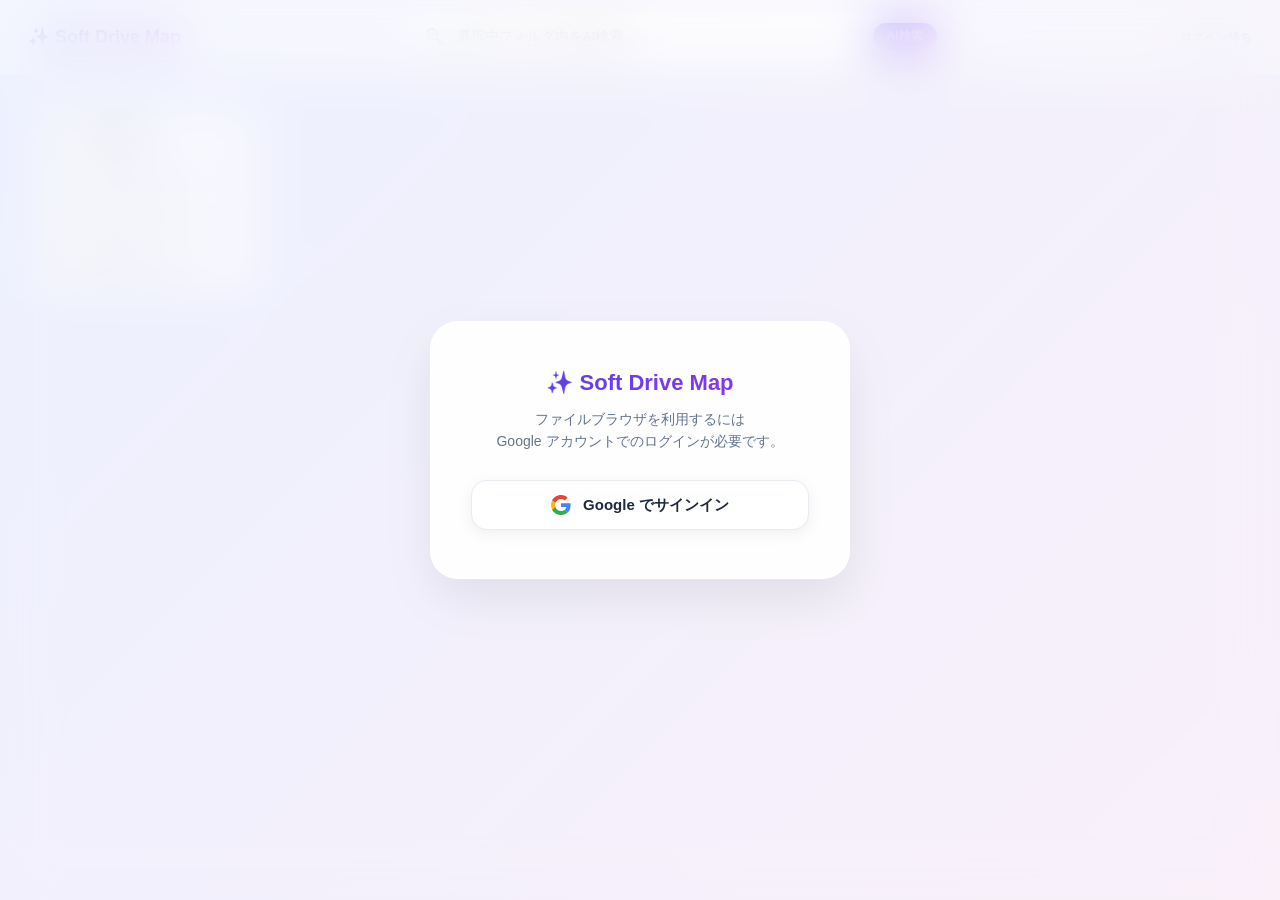
<file: drive_search/drive_search.html>
<!DOCTYPE html>
<html lang="ja">
<head>
  <meta charset="UTF-8">
  <title>Soft Drive Map with Gemini</title>
  <style>
    * { box-sizing: border-box; }

    /* 全体背景：オーロラ風グラデーション */
    body {
      margin: 0;
      padding: 0;
      font-family: -apple-system, BlinkMacSystemFont, "Segoe UI", Roboto, "Helvetica Neue", Arial, sans-serif;
      color: #1e293b;
      height: 100vh;
      display: flex;
      flex-direction: column;
      overflow: hidden;
      background: linear-gradient(-45deg, #e0f2fe, #f3e8ff, #fce7f3, #e0e7ff);
      background-size: 400% 400%;
      animation: aurora 25s ease infinite;
    }

    @keyframes aurora {
      0% { background-position: 0% 50%; }
      50% { background-position: 100% 50%; }
      100% { background-position: 0% 50%; }
    }

    /* 1. 最初に表示する Google ログイン誘導モーダル */
    #login-overlay {
      position: fixed;
      top: 0;
      left: 0;
      width: 100vw;
      height: 100vh;
      background: rgba(255, 255, 255, 0.4);
      backdrop-filter: blur(25px);
      -webkit-backdrop-filter: blur(25px);
      display: flex;
      justify-content: center;
      align-items: center;
      z-index: 9999;
      transition: opacity 0.5s ease, visibility 0.5s ease;
    }

    .login-card {
      background: rgba(255, 255, 255, 0.85);
      backdrop-filter: blur(20px);
      -webkit-backdrop-filter: blur(20px);
      padding: 48px 40px;
      border-radius: 28px;
      border: 1px solid rgba(255, 255, 255, 0.9);
      box-shadow: 0 20px 50px rgba(0, 0, 0, 0.08);
      text-align: center;
      max-width: 420px;
      width: 90%;
      animation: floatUp 0.6s cubic-bezier(0.16, 1, 0.3, 1);
    }

    @keyframes floatUp {
      from { transform: translateY(30px); opacity: 0; }
      to { transform: translateY(0); opacity: 1; }
    }

    .login-card h2 {
      margin: 0 0 12px 0;
      font-size: 22px;
      font-weight: 700;
      background: linear-gradient(135deg, #4f46e5, #9333ea);
      -webkit-background-clip: text;
      -webkit-text-fill-color: transparent;
    }

    .login-card p {
      margin: 0 0 28px 0;
      font-size: 14px;
      color: #64748b;
      line-height: 1.6;
    }

    .btn-google-login {
      display: inline-flex;
      align-items: center;
      justify-content: center;
      gap: 12px;
      width: 100%;
      padding: 14px 24px;
      background: #ffffff;
      color: #1e293b;
      border: 1px solid rgba(226, 232, 240, 0.8);
      border-radius: 16px;
      font-size: 15px;
      font-weight: 600;
      cursor: pointer;
      box-shadow: 0 4px 16px rgba(0, 0, 0, 0.06);
      transition: all 0.3s cubic-bezier(0.25, 1, 0.5, 1);
    }

    .btn-google-login:hover {
      transform: translateY(-2px);
      box-shadow: 0 8px 24px rgba(0, 0, 0, 0.12);
      border-color: #cbd5e1;
    }

    .btn-google-login img {
      width: 20px;
      height: 20px;
    }

    /* ヘッダー */
    header {
      position: sticky;
      top: 0;
      padding: 14px 28px;
      background: rgba(255, 255, 255, 0.45);
      backdrop-filter: blur(16px);
      -webkit-backdrop-filter: blur(16px);
      border-bottom: 1px solid rgba(255, 255, 255, 0.6);
      display: flex;
      justify-content: space-between;
      align-items: center;
      box-shadow: 0 4px 20px rgba(0, 0, 0, 0.03);
      z-index: 1000;
      gap: 20px;
    }

    h1 {
      font-size: 18px;
      margin: 0;
      font-weight: 700;
      background: linear-gradient(135deg, #4f46e5, #9333ea);
      -webkit-background-clip: text;
      -webkit-text-fill-color: transparent;
      white-space: nowrap;
    }

    .search-bar {
      display: flex;
      align-items: center;
      gap: 10px;
      background: rgba(255, 255, 255, 0.6);
      backdrop-filter: blur(10px);
      padding: 8px 18px;
      border-radius: 30px;
      border: 1px solid rgba(255, 255, 255, 0.8);
      flex: 1;
      max-width: 550px;
      transition: all 0.3s ease;
    }

    .search-bar:focus-within {
      background: rgba(255, 255, 255, 0.85);
      box-shadow: 0 4px 20px rgba(124, 58, 237, 0.15);
      border-color: rgba(168, 85, 247, 0.4);
    }

    .search-bar input {
      border: none;
      background: transparent;
      outline: none;
      font-size: 13.5px;
      color: #1e293b;
      width: 100%;
    }

    .btn {
      padding: 8px 20px;
      background: linear-gradient(135deg, #6366f1, #a855f7);
      color: white;
      border: none;
      border-radius: 30px;
      cursor: pointer;
      font-size: 13px;
      font-weight: 600;
      box-shadow: 0 4px 12px rgba(124, 58, 237, 0.25);
      transition: all 0.3s ease;
      white-space: nowrap;
    }

    .btn:hover {
      transform: translateY(-2px);
      box-shadow: 0 6px 18px rgba(124, 58, 237, 0.35);
    }

    /* メインエリア */
    #main-wrapper {
      display: flex;
      flex: 1;
      overflow: hidden;
      position: relative;
    }

    #workspace {
      position: relative;
      flex: 1;
      display: flex;
      overflow: auto;
    }

    #connector-svg {
      position: absolute;
      top: 0;
      left: 0;
      width: 100%;
      height: 100%;
      pointer-events: none;
      z-index: 1;
    }

    #tournament-container {
      position: relative;
      z-index: 2;
      display: flex;
      padding: 40px;
      gap: 80px;
      min-height: 100%;
      align-items: flex-start;
    }

    .round-column {
      display: flex;
      flex-direction: column;
      min-width: 220px;
      gap: 16px;
      position: relative;
      align-self: flex-start;
      transition: margin-top 0.2s ease;
    }

    /* Apple風 浮遊感カード UI */
    .node-card {
      background: rgba(255, 255, 255, 0.75);
      backdrop-filter: blur(20px);
      -webkit-backdrop-filter: blur(20px);
      padding: 12px 18px;
      border-radius: 16px;
      border: 1px solid rgba(255, 255, 255, 0.8);
      box-shadow: 0 4px 16px rgba(0, 0, 0, 0.04), 0 1px 2px rgba(0, 0, 0, 0.02);
      cursor: pointer;
      transition: all 0.3s cubic-bezier(0.25, 1, 0.5, 1);
      position: relative;
      display: flex;
      align-items: center;
      gap: 12px;
      user-select: none;
    }

    .node-card:hover {
      transform: translateY(-3px) scale(1.015);
      background: rgba(255, 255, 255, 0.9);
      box-shadow: 0 12px 28px rgba(0, 0, 0, 0.08), 0 4px 10px rgba(0, 0, 0, 0.03);
      border-color: rgba(255, 255, 255, 1);
    }

    .node-card.selected {
      background: rgba(255, 255, 255, 0.95);
      border: 1.5px solid #6366f1;
      color: #0f172a;
      font-weight: 600;
      box-shadow: 0 10px 25px rgba(99, 102, 241, 0.18);
      transform: translateY(-2px);
    }

    .icon-img {
      width: 20px;
      height: 20px;
      object-fit: contain;
      flex-shrink: 0;
    }

    .title {
      font-size: 13px;
      white-space: nowrap;
      overflow: hidden;
      text-overflow: ellipsis;
      max-width: 150px;
    }

    /* 分岐線のベジェ曲線スタイル */
    .line-default {
      fill: none;
      stroke: rgba(148, 163, 184, 0.45);
      stroke-width: 2;
      stroke-linecap: round;
      stroke-linejoin: round;
      transition: stroke 0.3s ease, stroke-width 0.3s ease;
    }

    .line-active {
      stroke: #6366f1 !important;
      stroke-width: 2.5 !important;
    }

    /* 右側ファイルプレビュー */
    .preview-column {
      width: 520px;
      height: 620px;
      background: rgba(255, 255, 255, 0.8);
      backdrop-filter: blur(20px);
      -webkit-backdrop-filter: blur(20px);
      border-radius: 20px;
      border: 1px solid rgba(255, 255, 255, 0.9);
      box-shadow: 0 20px 40px rgba(0, 0, 0, 0.08);
      display: flex;
      flex-direction: column;
      overflow: hidden;
      flex-shrink: 0;
    }

    .preview-header {
      padding: 12px 20px;
      background: rgba(255, 255, 255, 0.5);
      border-bottom: 1px solid rgba(226, 232, 240, 0.6);
      display: flex;
      justify-content: space-between;
      align-items: center;
    }

    .preview-header h3 {
      margin: 0;
      font-size: 13.5px;
      color: #1e293b;
      overflow: hidden;
      text-overflow: ellipsis;
      white-space: nowrap;
    }

    .preview-body {
      flex: 1;
      background: rgba(241, 245, 249, 0.5);
    }

    .preview-body iframe {
      width: 100%;
      height: 100%;
      border: none;
    }
  </style>
  <script src="https://accounts.google.com/gsi/client" async defer></script>
</head>
<body>

  <!-- Google ログイン誘導モーダル -->
  <div id="login-overlay">
    <div class="login-card">
      <h2>✨ Soft Drive Map</h2>
      <p>ファイルブラウザを利用するには<br>Google アカウントでのログインが必要です。</p>
      <button id="modal-login-btn" class="btn-google-login">
        <svg width="20" height="20" viewBox="0 0 48 48">
          <path fill="#EA4335" d="M24 9.5c3.54 0 6.71 1.22 9.21 3.6l6.85-6.85C35.9 2.38 30.47 0 24 0 14.62 0 6.51 5.38 2.56 13.22l7.98 6.19C12.43 13.72 17.74 9.5 24 9.5z"/>
          <path fill="#4285F4" d="M46.98 24.55c0-1.57-.15-3.09-.38-4.55H24v9.02h12.94c-.58 2.96-2.26 5.48-4.78 7.18l7.73 6c4.51-4.18 7.09-10.36 7.09-17.65z"/>
          <path fill="#FBBC05" d="M10.53 28.59c-.48-1.45-.76-2.99-.76-4.59s.28-3.14.76-4.59l-7.98-6.19C.92 16.46 0 20.12 0 24c0 3.88.92 7.54 2.56 10.78l7.97-6.19z"/>
          <path fill="#34A853" d="M24 48c6.48 0 11.93-2.13 15.89-5.81l-7.73-6c-2.15 1.45-4.92 2.3-8.16 2.3-6.26 0-11.57-4.22-13.47-9.91l-7.98 6.19C6.51 42.62 14.62 48 24 48z"/>
        </svg>
        Google でサインイン
      </button>
    </div>
  </div>

  <header>
    <h1>✨ Soft Drive Map</h1>

    <div class="search-bar">
      <span>🔍</span>
      <input type="text" id="search-input" placeholder="選択中フォルダ内をAI検索..." onkeydown="if(event.key==='Enter') executeGeminiSearch()" />
      <button class="btn" style="padding: 5px 14px; font-size: 12px;" onclick="executeGeminiSearch()">AI検索</button>
    </div>

    <div>
      <span id="status" style="font-size: 12px; color: #64748b; font-weight: 500;">ログイン待ち</span>
    </div>
  </header>





















  
  <div id="main-wrapper">
    <div id="workspace">
      <svg id="connector-svg"></svg>
      <div id="tournament-container">

        <!-- 第0ラウンド（起点ドライブ） -->
        <div class="round-column" id="round-0">
          <div class="node-card" onclick="selectDrive('0AFuy2E2OGEvyUk9PVA', '本部管理', this)">
            <img src="image/folder.png" class="icon-img" alt="folder" />
            <span class="title">本部管理</span>
          </div>
          <div class="node-card" onclick="selectDrive('0ALkBF3CxaFy_Uk9PVA', '法人クライアント', this)">
            <img src="image/folder.png" class="icon-img" alt="folder" />
            <span class="title">法人クライアント</span>
          </div>
          <div class="node-card" onclick="selectDrive('0ACErmC2osz2KUk9PVA', '個人クライアント', this)">
            <img src="image/folder.png" class="icon-img" alt="folder" />
            <span class="title">個人クライアント</span>
          </div>
        </div>

      </div>
    </div>
  </div>

  <script>
    const CLIENT_ID = '554521661384-kpp41s620jutab56eu2qi0b7bcbrfgl6.apps.googleusercontent.com';
    const GEMINI_API_KEY = 'AQ.Ab8RN6JZMu5ZQa5PxTDq-cE3l64OZhx2-lptnkCD_4uxXvfYLw';







    









    

    let accessToken = null;
    let driveDatabase = [];
    let selectedPath = [];

    // Google Identity Services ログイン呼び出し
    document.getElementById('modal-login-btn').addEventListener('click', () => {
      const tokenClient = google.accounts.oauth2.initTokenClient({
        client_id: CLIENT_ID,
        scope: 'https://www.googleapis.com/auth/drive.readonly',
        callback: async (response) => {
          if (response.access_token) {
            accessToken = response.access_token;
            
            // ログイン完了時にモーダルをふわっと消す
            const overlay = document.getElementById('login-overlay');
            overlay.style.opacity = '0';
            overlay.style.visibility = 'hidden';

            document.getElementById('status').innerText = '準備完了';
          }
        },
      });
      tokenClient.requestAccessToken();
    });

    // ドライブ選択処理
    function selectDrive(driveId, driveName, element) {
      if (!accessToken) {
        document.getElementById('login-overlay').style.opacity = '1';
        document.getElementById('login-overlay').style.visibility = 'visible';
        return;
      }
      handleFolderClick(driveId, driveName, element, 0);
    }

    function handleFolderClick(folderId, folderName, element, roundIndex) {
      const isCurrentlySelected = element.classList.contains('selected');
      const isLastInPath = (roundIndex === selectedPath.length - 1);

      if (isCurrentlySelected && isLastInPath) {
        const driveUrl = (folderId.startsWith('YOUR_') || folderId === 'root')
          ? 'https://drive.google.com/drive/'
          : `https://drive.google.com/drive/folders/${folderId}`;
        window.open(driveUrl, '_blank');
        return;
      }

      selectedPath = selectedPath.slice(0, roundIndex);
      selectedPath.push({ id: folderId, name: folderName, element: element, isFolder: true });

      highlightSelection(element);
      updateSearchPlaceholder();
      loadChildNodes(folderId, roundIndex + 1);
    }

    function handleFileClick(file, element, roundIndex) {
      selectedPath = selectedPath.slice(0, roundIndex);
      selectedPath.push({ id: file.id, name: file.name, element: element, isFolder: false });

      highlightSelection(element);
      clearRoundsFrom(roundIndex + 1);
      renderPreviewColumn(file, roundIndex + 1);
      drawConnectors();
    }

    async function loadChildNodes(parentId, roundIndex) {
      document.getElementById('status').innerText = '読み込み中...';
      clearRoundsFrom(roundIndex);

      try {
        const query = `'${parentId}' in parents and trashed = false`;
        const res = await fetch(
          `https://www.googleapis.com/drive/v3/files?q=${encodeURIComponent(query)}&fields=files(id,name,mimeType,webViewLink)&supportsAllDrives=true&includeItemsFromAllDrives=true&pageSize=100`,
          { headers: { Authorization: `Bearer ${accessToken}` } }
        );
        const data = await res.json();
        const items = data.files || [];

        renderNextRound(items, roundIndex);
        document.getElementById('status').innerText = `完了 (${items.length}件)`;
        setTimeout(drawConnectors, 50);
      } catch (err) {
        console.error(err);
        document.getElementById('status').innerText = 'エラーが発生しました';
      }
    }

    function renderNextRound(items, roundIndex) {
      const container = document.getElementById('tournament-container');
      const column = document.createElement('div');
      column.className = 'round-column';
      column.id = `round-${roundIndex}`;

      if (items.length === 0) {
        column.innerHTML = '<div style="font-size:12px; color:#94a3b8; padding:10px;">(空のフォルダです)</div>';
      } else {
        items.forEach(item => {
          const isFolder = item.mimeType === 'application/vnd.google-apps.folder';
          const card = document.createElement('div');
          card.className = 'node-card';

          const iconSrc = isFolder ? 'image/folder.png' : 'image/file.png';
          card.innerHTML = `
            <img src="${iconSrc}" class="icon-img" alt="icon" />
            <span class="title" title="${item.name}">${item.name}</span>
          `;

          card.addEventListener('click', () => {
            if (isFolder) {
              handleFolderClick(item.id, item.name, card, roundIndex);
            } else {
              handleFileClick(item, card, roundIndex);
            }
          });

          column.appendChild(card);
        });
      }

      container.appendChild(column);
      adjustColumnPosition(roundIndex);
    }

    function renderPreviewColumn(file, roundIndex) {
      const container = document.getElementById('tournament-container');
      const column = document.createElement('div');
      column.className = 'round-column';
      column.id = `round-${roundIndex}`;

      column.innerHTML = `
        <div class="preview-column">
          <div class="preview-header">
            <h3>📄 ${file.name}</h3>
          </div>
          <div class="preview-body">
            <iframe src="https://drive.google.com/file/d/${file.id}/preview"></iframe>
          </div>
        </div>
      `;

      container.appendChild(column);
      adjustColumnPosition(roundIndex);
    }

    function adjustColumnPosition(roundIndex) {
      const parentObj = selectedPath[roundIndex - 1];
      const childCol = document.getElementById(`round-${roundIndex}`);
      if (!parentObj || !childCol) return;

      const parentCard = parentObj.element;
      const parentCenterY = parentCard.offsetTop + (parentCard.offsetHeight / 2);
      const childColHeight = childCol.offsetHeight;

      const targetMarginTop = Math.max(0, parentCenterY - (childColHeight / 2));
      childCol.style.marginTop = `${targetMarginTop}px`;
    }

    // 分岐線のベジェ曲線高精度描画
    function drawConnectors() {
      const svg = document.getElementById('connector-svg');
      const container = document.getElementById('tournament-container');
      if (!svg || !container) return;

      svg.innerHTML = '';

      const containerRect = container.getBoundingClientRect();
      const scrollLeft = container.scrollLeft || 0;
      const scrollTop = container.scrollTop || 0;

      svg.setAttribute('width', container.scrollWidth);
      svg.setAttribute('height', container.scrollHeight);

      for (let i = 0; i < selectedPath.length; i++) {
        const parentObj = selectedPath[i];
        const nextRoundCol = document.getElementById(`round-${i + 1}`);
        if (!parentObj || !nextRoundCol) continue;

        adjustColumnPosition(i + 1);

        const pRect = parentObj.element.getBoundingClientRect();

        const startX = pRect.right - containerRect.left + scrollLeft;
        const startY = pRect.top + (pRect.height / 2) - containerRect.top + scrollTop;

        const childCards = Array.from(nextRoundCol.querySelectorAll('.node-card, .preview-column'));
        if (childCards.length === 0) continue;

        childCards.forEach(child => {
          const cRect = child.getBoundingClientRect();
          const childX = cRect.left - containerRect.left + scrollLeft;
          const childY = cRect.top + (cRect.height / 2) - containerRect.top + scrollTop;

          const isThisChildSelected = (selectedPath[i + 1] && selectedPath[i + 1].element === child);

          const deltaX = childX - startX;
          const controlX1 = startX + deltaX * 0.45;
          const controlX2 = childX - deltaX * 0.45;

          const pathD = `M ${startX} ${startY} C ${controlX1} ${startY}, ${controlX2} ${childY}, ${childX} ${childY}`;

          const path = document.createElementNS('http://www.w3.org/2000/svg', 'path');
          path.setAttribute('d', pathD);
          path.setAttribute('class', `line-default ${isThisChildSelected ? 'line-active' : ''}`);

          svg.appendChild(path);
        });
      }
    }

    // AI/キーワード検索ロジック
    async function executeGeminiSearch() {
      const keyword = document.getElementById('search-input').value.trim();
      const currentFolder = getCurrentSelectedFolder();

      if (!accessToken) {
        alert('Googleでログインしてください');
        return;
      }
      if (!keyword) {
        alert('検索キーワードを入力してください');
        return;
      }

      document.getElementById('status').innerText = 'スキャン中...';

      const targetFolderId = currentFolder ? currentFolder.id : 'root';
      const allFiles = await fetchAllFilesRecursively(targetFolderId);

      if (allFiles.length === 0) {
        alert('検索対象のファイルが見つかりませんでした');
        document.getElementById('status').innerText = '0件';
        return;
      }

      if (GEMINI_API_KEY && GEMINI_API_KEY !== 'YOUR_GEMINI_API_KEY_HERE') {
        document.getElementById('status').innerText = 'Gemini AIで解析中...';
        const searchResults = await searchWithGemini(keyword, allFiles, GEMINI_API_KEY);
        renderSearchResults(searchResults, keyword);
      } else {
        document.getElementById('status').innerText = 'キーワード検索中...';
        const filtered = allFiles.filter(f => f.name.toLowerCase().includes(keyword.toLowerCase()));
        renderSearchResults(filtered, keyword);
      }

      document.getElementById('status').innerText = '検索完了';
    }

    async function fetchAllFilesRecursively(folderId) {
      let fileList = [];
      const query = `'${folderId}' in parents and trashed = false`;

      try {
        const res = await fetch(
          `https://www.googleapis.com/drive/v3/files?q=${encodeURIComponent(query)}&fields=files(id,name,mimeType)&supportsAllDrives=true&includeItemsFromAllDrives=true&pageSize=100`,
          { headers: { Authorization: `Bearer ${accessToken}` } }
        );
        const data = await res.json();
        const items = data.files || [];

        for (const item of items) {
          if (item.mimeType === 'application/vnd.google-apps.folder') {
            const subFiles = await fetchAllFilesRecursively(item.id);
            fileList = fileList.concat(subFiles);
          } else {
            fileList.push(item);
          }
        }
      } catch (err) {
        console.error('Fetch error:', err);
      }
      return fileList;
    }

    async function searchWithGemini(userQuery, files, apiKey) {
      const fileSummaries = files.map(f => `- ID: ${f.id}, 名前: ${f.name}`).join('\n');

      const prompt = `以下のファイル一覧の中から、ユーザーの検索「${userQuery}」に最も関連するファイルを選び、そのIDのみをカンマ区切りで返してください（例: id1,id2）。該当なしは NONE と返してください。\n\n【ファイル一覧】\n${fileSummaries}`;

      try {
        const res = await fetch(`https://generativelanguage.googleapis.com/v1beta/models/gemini-2.5-flash:generateContent?key=${apiKey}`, {
          method: 'POST',
          headers: { 'Content-Type': 'application/json' },
          body: JSON.stringify({ contents: [{ parts: [{ text: prompt }] }] })
        });
        const data = await res.json();
        const replyText = data.candidates[0].content.parts[0].text.trim();

        if (replyText.includes('NONE')) return [];

        const matchedIds = replyText.split(',').map(s => s.trim());
        return files.filter(f => matchedIds.includes(f.id));
      } catch (err) {
        console.error('Gemini error:', err);
        return files.filter(f => f.name.toLowerCase().includes(userQuery.toLowerCase()));
      }
    }

    function renderSearchResults(items, keyword) {
      const container = document.getElementById('tournament-container');
      const existingSearchCol = document.getElementById('round-search');
      if (existingSearchCol) existingSearchCol.remove();

      const column = document.createElement('div');
      column.className = 'round-column';
      column.id = 'round-search';

      const header = document.createElement('div');
      header.style.fontSize = '12px';
      header.style.fontWeight = 'bold';
      header.style.color = '#7c3aed';
      header.innerText = `🔍 検索結果: 「${keyword}」 (${items.length}件)`;
      column.appendChild(header);

      items.forEach(item => {
        const card = document.createElement('div');
        card.className = 'node-card';
        card.innerHTML = `
          <img src="image/file.png" class="icon-img" alt="icon" />
          <span class="title" title="${item.name}">${item.name}</span>
        `;
        card.addEventListener('click', () => {
          highlightSelection(card);
          clearRoundsFrom(1);
          renderPreviewColumn(item, 1);
          drawConnectors();
        });
        column.appendChild(card);
      });

      container.appendChild(column);
      column.scrollIntoView({ behavior: 'smooth', block: 'nearest' });
    }

    function getCurrentSelectedFolder() {
      for (let i = selectedPath.length - 1; i >= 0; i--) {
        if (selectedPath[i].isFolder) return selectedPath[i];
      }
      return null;
    }

    function updateSearchPlaceholder() {
      const searchInput = document.getElementById('search-input');
      const currentFolder = getCurrentSelectedFolder();
      if (currentFolder) {
        searchInput.placeholder = `「${currentFolder.name}」のフォルダ内をAI検索...`;
      } else {
        searchInput.placeholder = "Google Drive 全体をAI検索...";
      }
    }

    function highlightSelection(element) {
      const parentColumn = element.parentElement;
      Array.from(parentColumn.children).forEach(child => child.classList.remove('selected'));
      element.classList.add('selected');
    }

    function clearRoundsFrom(roundIndex) {
      const container = document.getElementById('tournament-container');
      let i = roundIndex;
      while (document.getElementById(`round-${i}`)) {
        container.removeChild(document.getElementById(`round-${i}`));
        i++;
      }
      const searchCol = document.getElementById('round-search');
      if (searchCol) searchCol.remove();
      drawConnectors();
    }

    window.addEventListener('resize', drawConnectors);
  </script>
</body>
</html>
</file>
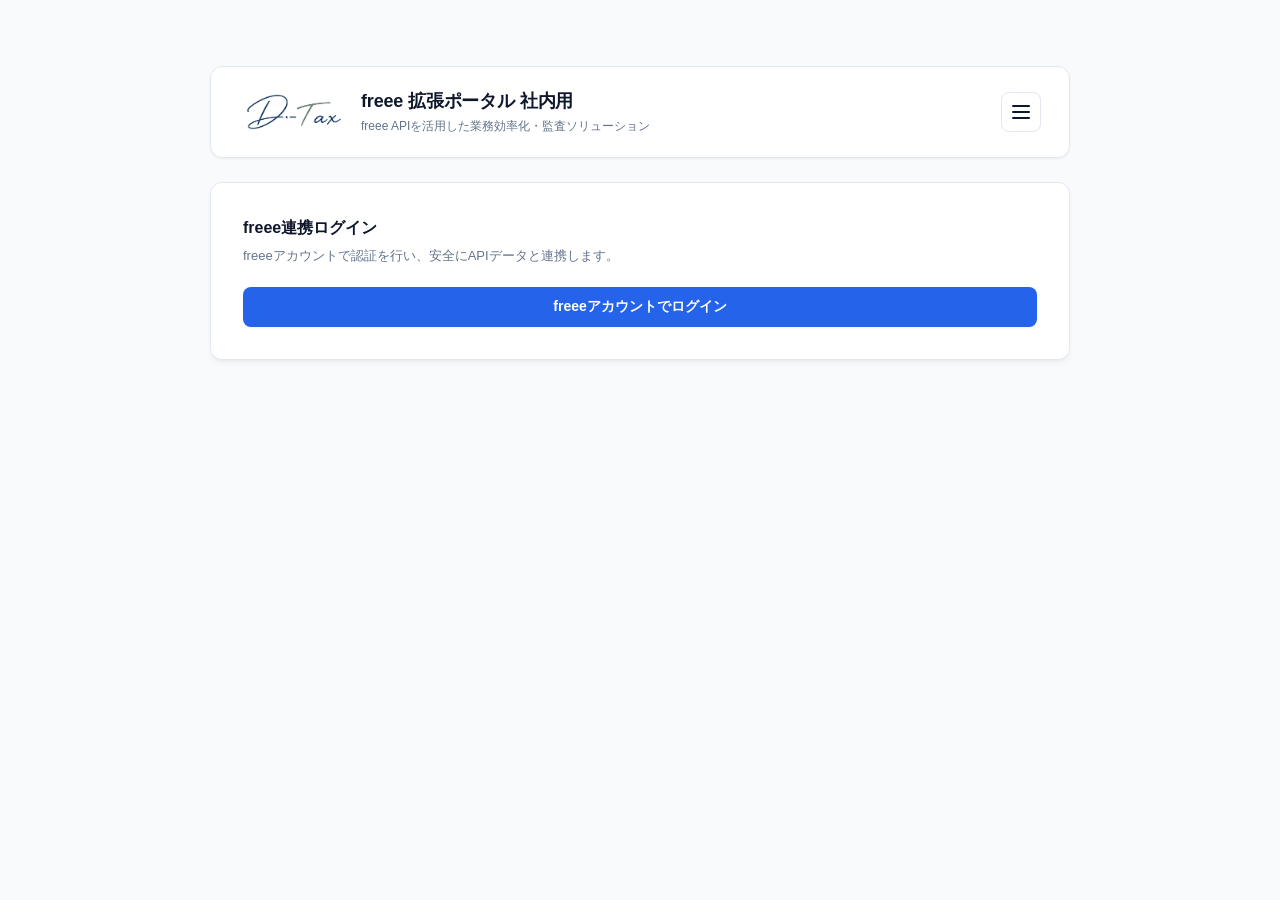
<file: dtax_freee/dtax_freee.html>
<!DOCTYPE html>
<html lang="ja">
<head>
  <meta charset="UTF-8">
  <meta name="viewport" content="width=device-width, initial-scale=1.0">
  <title>freee×D-tax 拡張ポータル 社内用</title>　
  <link rel="stylesheet" href="css/common.css">
  <style>
    /* メニュー・ログアウトボタンのスタイル */
    .menu-container {
      position: relative;
    }
    .hamburger-btn {
      background: var(--surface);
      border: 1px solid var(--border);
      padding: 8px 12px;
      border-radius: 8px;
      cursor: pointer;
      display: flex;
      flex-direction: column;
      gap: 4px;
      align-items: center;
      justify-content: center;
      width: 40px;
      height: 40px;
    }
    .hamburger-btn span {
      display: block;
      width: 18px;
      height: 2px;
      background: var(--text-main);
      border-radius: 2px;
    }
    .dropdown-menu {
      display: none;
      position: absolute;
      right: 0;
      top: calc(100% + 8px);
      background: var(--surface);
      border: 1px solid var(--border);
      border-radius: 8px;
      box-shadow: var(--shadow-md);
      padding: 6px;
      z-index: 100;
      min-width: 190px;
    }
    .dropdown-menu.show {
      display: block;
    }
    .dropdown-item {
      width: 100%;
      background: transparent;
      border: none;
      padding: 10px 12px;
      text-align: left;
      font-size: 13px;
      color: var(--text-main);
      cursor: pointer;
      border-radius: 6px;
      display: flex;
      align-items: center;
      gap: 8px;
      font-weight: 500;
      transition: background 0.2s;
    }
    .dropdown-item img {
      width: 16px;
      height: 16px;
      object-fit: contain;
    }
    .dropdown-item:hover {
      background: var(--bg);
    }
  </style>
</head>
<body>
  <!-- 後ろから2番目の背面に配置される遅れて追従する虹色ブラー -->
  <div class="cursor-glow" id="cursorGlow"></div>
  <!-- カスタムカーソル -->
  <div class="cursor-dot" id="cursorDot"></div>

  <div class="page">
    <header>
      <div class="header-left">
        <img src="images/360097.png" alt="D-Tax Logo" class="header-logo">
        <div class="header-title-area">
          <h1>freee 拡張ポータル 社内用</h1>
          <p>freee APIを活用した業務効率化・監査ソリューション</p>
        </div>
      </div>
      
      <!-- ハンバーガーメニュー -->
      <div class="menu-container">
        <button class="hamburger-btn" id="hamburgerBtn" aria-label="メニューを開く" type="button">
          <span></span>
          <span></span>
          <span></span>
        </button>
        <div class="dropdown-menu" id="dropdownMenu">
          <button class="dropdown-item" id="logoutBtn" type="button"><img src="images/logout.png" alt=""> ログアウト</button>
        </div>
      </div>
    </header>

    <!-- Step 1: ログイン画面 -->
    <div id="stepLogin" class="step-box">
      <div class="step-title">freee連携ログイン</div>
      <div class="step-desc">freeeアカウントで認証を行い、安全にAPIデータと連携します。</div>
      <button class="btn-primary" id="loginBtn" type="button">freeeアカウントでログイン</button>
    </div>

    <!-- Step 2: 事務所（事業所）選択画面 -->
    <div id="stepCompany" class="step-box hidden">
      <div class="step-title">事業所を選択</div>
      <div class="step-desc">処理を行う対象の事業所を選択してください。</div>
      <select class="form-select" id="companySelect">
        <option value="">事業所を読み込んでいます...</option>
      </select>
      <button class="btn-primary" id="selectCompanyBtn" type="button">この事業所で進む</button>
    </div>

    <!-- Step 3: アプリ選択画面 -->
    <div id="stepApps" class="step-box hidden">
      <div style="display: flex; justify-content: space-between; align-items: center; margin-bottom: 8px;">
        <button class="btn-nav" id="backToCompanyBtn" type="button">← 事業所選択へ戻る</button>
        <span style="font-size: 12px; color: var(--text-muted);">選択中の事業所：<b id="selectedCompanyName" style="color:var(--text-main);"></b></span>
      </div>
      
      <div class="step-title" style="margin-top: 16px;">利用するアプリを選択</div>
      <div class="step-desc">目的に応じた分析・監査・クリーニングツールを選択してください。</div>
      
      <div class="app-grid">


        <!-- <a href="app/overdue.html" class="app-card">
          <img src="images/icon-alert.png" alt="売掛金チェッカー" class="app-card-icon">
          <div class="app-card-content">
            <div class="app-card-title">期日超過の未決済売掛金チェッカー　ベータ版</div>
            <div class="app-card-desc">決済期日を過ぎた未回収の売掛取引（収入）をリストアップし、回収リスクを可視化します。</div>
          </div>
        </a>

        <a href="app/pochi.html" class="app-card">
          <img src="images/icon-pochipochi.png" alt="ポチポチ手入力取引チェッカー" class="app-card-icon">
          <div class="app-card-content">
            <div class="app-card-title">ポチポチ手入力取引チェッカー　ベータ版</div>
            <div class="app-card-desc">何度も手入力している取引を炙り出し、自動登録ルールの作成候補を可視化します。</div>
          </div>
        </a>

        <a href="app/audit.html" class="app-card">
          <img src="images/icon-ijouchi.png" alt="異常値チェッカー" class="app-card-icon">
          <div class="app-card-content">
            <div class="app-card-title">取引の異常値・異常入力チェッカー　ベータ版</div>
            <div class="app-card-desc">金額の桁間違いや税区分の矛盾など、過去パターンから逸脱した取引を検知する監査用ツール。</div>
          </div>
        </a>

        <a href="app/asset-scan.html" class="app-card">
          <img src="images/icon-clean.png" alt="固定資産スキャン" class="app-card-icon">
          <div class="app-card-content">
            <div class="app-card-title">固定資産スキャン　ベータ版</div>
            <div class="app-card-desc">減価償却資産や少額減価償却資産のモレ・対象外経費をスキャンします。</div>
          </div>
        </a> -->

        
  <div class="step-desc" style="margin-top: 25px;margin-bottom: 4px;color:#9999cc;">＜取引＞</div>  

        
        <a href="app/payment-watch.html" class="app-card">
          <img src="images/icon-alert.png" alt="支払登録漏れチェッカー" class="app-card-icon">
          <div class="app-card-content">
            <div class="app-card-title">支払登録漏れチェッカー</div>
            <div class="app-card-desc">毎月来ていた請求書がたまに来なかったりしても気が付くことができない。いつも来てるのに今日来てないよっていうのをアラートしてくれるアプリ</div>
          </div>
        </a>

        


        
  <div class="step-desc" style="margin-top: 25px;margin-bottom: 4px;color:#9999cc;">＜取引先＞</div>  

        
        <a href="app/dedupe.html" class="app-card">
          <img src="images/icon-clean.png" alt="クリーニング" class="app-card-icon">
          <div class="app-card-content">
            <div class="app-card-title">取引先クリーニング</div>
            <div class="app-card-desc">重複登録の探知や、過去に取引のない未使用の取引先を整理抽出します。</div>
          </div>
        </a>

        
      <a href="app/invoice-checker.html" class="app-card">
        <img src="images/icon-clean.png" alt="インボイス登録番号未設定チェッカー" class="app-card-icon">
        <div class="app-card-content">
          <div class="app-card-title">インボイス登録番号未設定チェッカー</div>
          <div class="app-card-desc">適格請求書発行事業者番号（T+13桁）が未登録の取引先を抽出し、検索候補から一括反映・CSV出力します。</div>
        </div>
      </a>  


        <a href="app/payment-bank-checker.html" class="app-card">
          <img src="images/icon-alert.png" alt="総合振込 口座未登録チェッカー" class="app-card-icon">
          <div class="app-card-content">
            <div class="app-card-title">総合振込 口座未登録チェッカー</div>
            <div class="app-card-desc">過去に消込実績がある取引先のうち、総合振込用の口座情報が未登録の取引先を抽出し、口座情報の入力・CSV出力・一括更新を行います。</div>
          </div>
        </a>
        
      </div>
    </div>
    
    <div class="error-box" id="errorBox"></div>
  </div>

  <script>
    (function () {
      "use strict";

      // --- カーソル・演出関連のスクリプト ---
      const cursorDot = document.getElementById('cursorDot');
      const cursorGlow = document.getElementById('cursorGlow');

      let mouseX = 0, mouseY = 0;
      let glowX = 0, glowY = 0;
      const speed = 0.15;

      window.addEventListener('mousemove', (e) => {
        mouseX = e.clientX;
        mouseY = e.clientY;

        cursorDot.style.opacity = '1';
        cursorGlow.style.opacity = '1';

        cursorDot.style.left = `${mouseX}px`;
        cursorDot.style.top = `${mouseY}px`;
      });

      function animateGlow() {
        glowX += (mouseX - glowX) * speed;
        glowY += (mouseY - glowY) * speed;
        cursorGlow.style.left = `${glowX}px`;
        cursorGlow.style.top = `${glowY}px`;
        requestAnimationFrame(animateGlow);
      }
      animateGlow();

      window.addEventListener('click', (e) => {
        const ripple = document.createElement('div');
        ripple.className = 'ripple-wave';
        ripple.style.left = `${e.clientX}px`;
        ripple.style.top = `${e.clientY}px`;
        document.body.appendChild(ripple);
        setTimeout(() => {
          ripple.remove();
        }, 800);
      });

      // --- ハンバーガーメニュー開閉 & ログアウト処理 ---
      const hamburgerBtn = document.getElementById('hamburgerBtn');
      const dropdownMenu = document.getElementById('dropdownMenu');
      const logoutBtn = document.getElementById('logoutBtn');

      hamburgerBtn.addEventListener('click', (e) => {
        e.stopPropagation();
        dropdownMenu.classList.toggle('show');
      });

      // メニュー外をクリックしたら閉じる
      window.addEventListener('click', () => {
        dropdownMenu.classList.remove('show');
      });

      dropdownMenu.addEventListener('click', (e) => {
        e.stopPropagation();
      });

      // ログアウト処理
      logoutBtn.addEventListener('click', () => {
        if (confirm('ログアウトしますか？')) {
          sessionStorage.clear();
          window.location.reload();
        }
      });

      // --- freee API 連携処理 ---
      const CONFIG = {
        clientId: "816639896469256",
        redirectUri: window.location.origin + window.location.pathname, 
        authEndpoint: "https://accounts.secure.freee.co.jp/public_api/authorize",
        apiBase: "https://api.freee.co.jp/api/1"
      };

      const stepLogin = document.getElementById('stepLogin');
      const stepCompany = document.getElementById('stepCompany');
      const stepApps = document.getElementById('stepApps');
      const loginBtn = document.getElementById('loginBtn');
      const companySelect = document.getElementById('companySelect');
      const selectCompanyBtn = document.getElementById('selectCompanyBtn');
      const selectedCompanyName = document.getElementById('selectedCompanyName');
      const backToCompanyBtn = document.getElementById('backToCompanyBtn');
      const errorBox = document.getElementById('errorBox');

      function showError(msg) {
        errorBox.textContent = msg;
        errorBox.style.display = 'block';
      }

      function redirectToAuth() {
        const params = new URLSearchParams({
          client_id: CONFIG.clientId,
          redirect_uri: CONFIG.redirectUri,
          response_type: 'token'
        });
        window.location.href = `${CONFIG.authEndpoint}?${params.toString()}`;
      }

      function getAccessToken() {
        return sessionStorage.getItem('access_token');
      }

      async function callFreeeApi(endpoint) {
        const token = getAccessToken();
        if (!token) throw new Error('認証セッションが切れています。再度ログインしてください。');
        const res = await fetch(CONFIG.apiBase + endpoint, {
          headers: { 'Authorization': `Bearer ${token}`, 'accept': 'application/json' }
        });
        if (!res.ok) throw new Error(`APIエラー: ${res.status} ${res.statusText}`);
        return await res.json();
      }

      async function loadCompanies() {
        try {
          const data = await callFreeeApi('/companies');
          companySelect.innerHTML = '<option value="">事業所を選択してください</option>';
          data.companies.forEach(c => {
            const opt = document.createElement('option');
            opt.value = c.id;
            opt.textContent = c.display_name || c.name;
            companySelect.appendChild(opt);
          });

          const savedId = sessionStorage.getItem('company_id');
          if (savedId) {
            companySelect.value = savedId;
            const selectedOpt = companySelect.options[companySelect.selectedIndex];
            if (selectedOpt) {
              selectedCompanyName.textContent = selectedOpt.text;
              stepLogin.classList.add('hidden');
              stepApps.classList.remove('hidden');
              return;
            }
          }

          stepLogin.classList.add('hidden');
          stepCompany.classList.remove('hidden');
        } catch (err) {
          showError(err.message);
        }
      }

      loginBtn.addEventListener('click', redirectToAuth);

      selectCompanyBtn.addEventListener('click', () => {
        if (!companySelect.value) {
          alert('事業所を選択してください');
          return;
        }
        const selectedOpt = companySelect.options[companySelect.selectedIndex];
        sessionStorage.setItem('company_id', companySelect.value);
        sessionStorage.setItem('company_name', selectedOpt.text);

        selectedCompanyName.textContent = selectedOpt.text;
        stepCompany.classList.add('hidden');
        stepApps.classList.remove('hidden');
      });

      backToCompanyBtn.addEventListener('click', () => {
        stepApps.classList.add('hidden');
        stepCompany.classList.remove('hidden');
      });

      if (window.location.hash) {
        const params = new URLSearchParams(window.location.hash.substring(1));
        const token = params.get('access_token');
        if (token) {
          sessionStorage.setItem('access_token', token);
          history.replaceState(null, null, window.location.pathname);
        }
      }

      if (getAccessToken()) {
        loadCompanies();
      }
    })();
  </script>
</body>
</html>
</file>
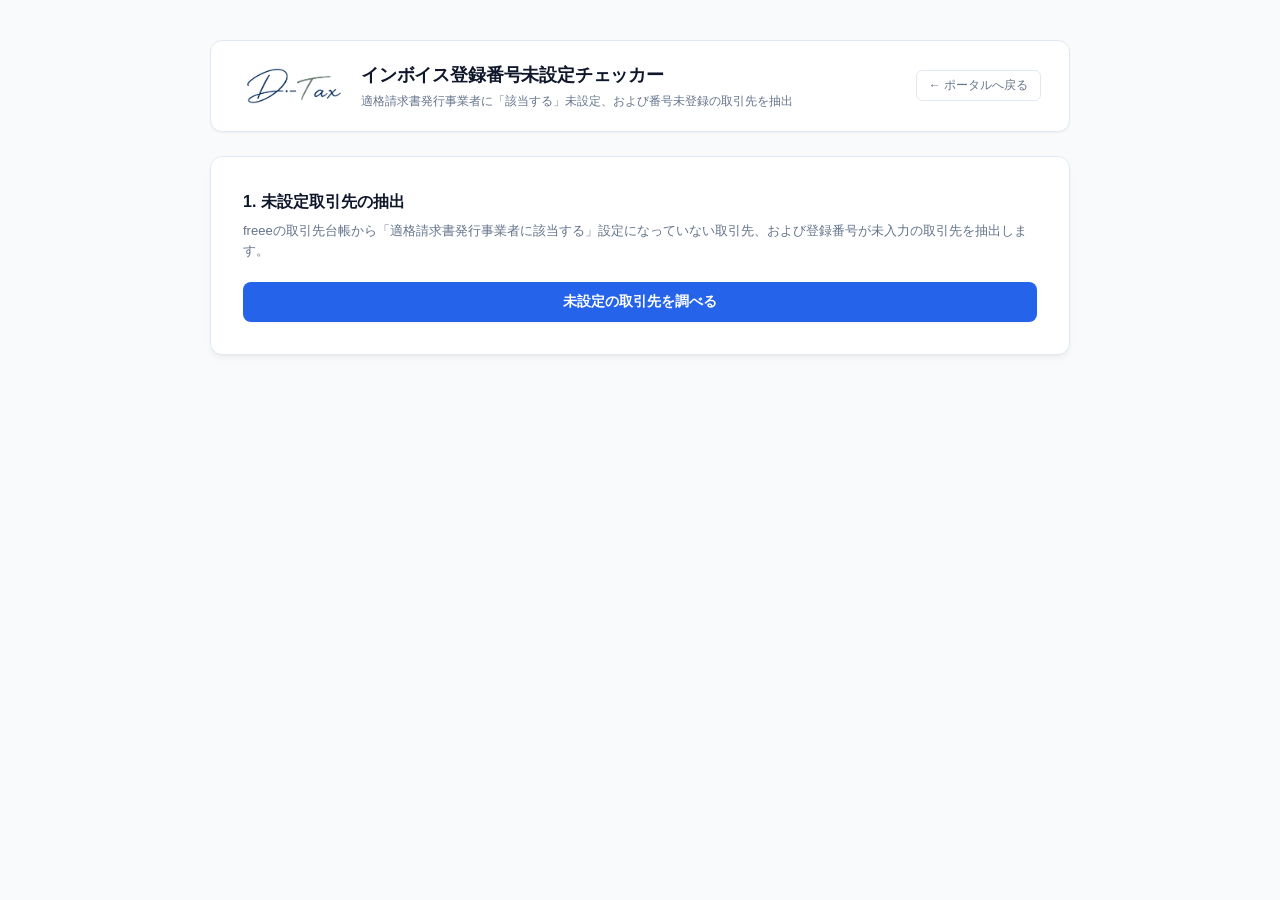
<file: dtax_freee/app/invoice-checker.html>
<!DOCTYPE html>
<html lang="ja">
<head>
  <meta charset="UTF-8">
  <meta name="viewport" content="width=device-width, initial-scale=1.0">
  <title>インボイス登録番号未設定チェッカー - freee×D-tax</title>
  <link rel="stylesheet" href="../css/common.css">
  <style>
    .search-box {
      display: flex;
      gap: 8px;
      margin-bottom: 12px;
    }
    .candidate-badge {
      display: inline-block;
      background: #eef2f5;
      border: 1px solid #cbd5e1;
      padding: 2px 8px;
      border-radius: 4px;
      font-size: 11px;
      margin-right: 4px;
      cursor: pointer;
      color: #1e293b;
      font-weight: 600;
    }
    .candidate-badge:hover {
      background: #dbeafe;
      border-color: #3b82f6;
      color: #1d4ed8;
    }
    .input-number {
      width: 170px;
      padding: 6px 8px;
      border: 1px solid #cbd5e1;
      border-radius: 6px;
      font-family: monospace;
      font-size: 13px;
    }
    .searching-text {
      font-size: 11px;
      color: #64748b;
    }
    .no-candidate {
      font-size: 11px;
      color: #94a3b8;
    }
  </style>
</head>
<body>
  <div class="cursor-glow" id="cursorGlow"></div>
  <div class="cursor-dot" id="cursorDot"></div>

  <div class="page">
    <header>
      <div class="header-left">
        <img src="../images/360097.png" alt="D-Tax Logo" class="header-logo" onerror="this.style.display='none'">
        <div class="header-title-area">
          <h1>インボイス登録番号未設定チェッカー</h1>
          <p>適格請求書発行事業者に「該当する」未設定、および番号未登録の取引先を抽出</p>
        </div>
      </div>
      <button class="btn-nav" id="backToPortalBtn" type="button" onclick="location.href='../dtax_freee.html'">← ポータルへ戻る</button>
    </header>

    <div class="step-box">
      <div class="step-title">1. 未設定取引先の抽出</div>
      <div class="step-desc">freeeの取引先台帳から「適格請求書発行事業者に該当する」設定になっていない取引先、および登録番号が未入力の取引先を抽出します。</div>
      <button class="btn-primary" id="fetchPartnersBtn" type="button">未設定の取引先を調べる</button>
    </div>

    <div id="loadingSection" class="loading-box hidden">
      <div class="spinner"></div>
      <div style="font-size: 13px; font-weight: 600; color: var(--navy, #22384C);">取引先データを取得中...</div>
    </div>

    <div id="resultSection" class="step-box hidden">
      <div style="display: flex; justify-content: space-between; align-items: center; margin-bottom: 12px; flex-wrap: wrap; gap: 8px;">
        <div class="step-title" style="margin: 0;">2. 未設定取引先一覧（<span id="unregisteredCount">0</span>件）</div>
        <button class="btn-primary" id="saveToFreeeBtn" type="button" style="padding: 6px 12px; font-size: 12px;">入力結果をfreeeに反映</button>
      </div>

      <div style="overflow-x: auto;">
        <table class="all-table" style="width: 100%; border-collapse: collapse; font-size: 12px;">
          <thead>
            <tr style="border-bottom: 2px solid #22384C; text-align: left;">
              <th style="padding: 8px;">取引先コード</th>
              <th style="padding: 8px;">取引先名</th>
              <th style="padding: 8px;">Gemini 検索・登録番号候補</th>
              <th style="padding: 8px; width: 190px;">適格番号 (T+13桁)</th>
            </tr>
          </thead>
          <tbody id="partnerTableBody"></tbody>
        </table>
      </div>

      <div style="margin-top: 16px; text-align: right;">
        <button class="btn-secondary" id="exportMenuBtn" type="button" style="padding: 10px 20px; font-size: 13px; width: auto; display: inline-flex; align-items: center; gap: 8px;">
          <img src="../images/dounload.png" alt="" style="width: 16px; height: 16px; object-fit: contain;" onerror="this.style.display='none'">
          CSVデータを出力する
        </button>
      </div>
    </div>

    <div class="error-box" id="errorBox" style="display:none; color: red; margin-top: 12px;"></div>
  </div>

  <script>
    (function () {
      "use strict";

      // ----------------------------------------------------
      // ★ 設定情報
      // ----------------------------------------------------
      const CONFIG = {
        apiBase: "https://api.freee.co.jp/api/1"
      };

      // ★ ご自身の Gemini API Key をここに直接記入してください
      const GEMINI_API_KEY = "AQ.Ab8RN6JZMu5ZQa5PxTDq-cE3l64OZhx2-lptnkCD_4uxXvfYLw";
      // ----------------------------------------------------

      let unregisteredPartners = [];

      const fetchPartnersBtn = document.getElementById('fetchPartnersBtn');
      const loadingSection = document.getElementById('loadingSection');
      const resultSection = document.getElementById('resultSection');
      const partnerTableBody = document.getElementById('partnerTableBody');
      const unregisteredCount = document.getElementById('unregisteredCount');
      const exportMenuBtn = document.getElementById('exportMenuBtn');
      const saveToFreeeBtn = document.getElementById('saveToFreeeBtn');
      const errorBox = document.getElementById('errorBox');

      function showError(msg) {
        errorBox.textContent = msg;
        errorBox.style.display = 'block';
      }

      function clearError() {
        errorBox.textContent = '';
        errorBox.style.display = 'none';
      }

      function getAccessToken() {
        return sessionStorage.getItem('access_token');
      }

      function getCompanyId() {
        return sessionStorage.getItem('company_id');
      }

      async function fetchAllPartners() {
        const token = getAccessToken();
        const companyId = getCompanyId();
        if (!token || !companyId) {
          throw new Error('事業所またはログインセッションが見つかりません。ポータル画面からログインし直してください。');
        }

        let partners = [];
        let offset = 0;
        const limit = 100;

        while (true) {
          const res = await fetch(`${CONFIG.apiBase}/partners?company_id=${companyId}&limit=${limit}&offset=${offset}`, {
            headers: { 'Authorization': `Bearer ${token}` }
          });
          if (!res.ok) throw new Error(`APIエラー: ${res.status}`);
          const data = await res.json();
          const list = data.partners || [];
          partners = partners.concat(list);
          if (list.length < limit) break;
          offset += limit;
        }

        return partners;
      }

      fetchPartnersBtn.addEventListener('click', async () => {
        clearError();
        loadingSection.classList.remove('hidden');
        resultSection.classList.add('hidden');

        try {
          const allPartners = await fetchAllPartners();
          
          unregisteredPartners = allPartners.filter(p => {
            const hasNumber = p.payer_walletable_id && p.payer_walletable_id.trim() !== '';
            const isQualified = p.qualified_invoice_issuer === true;
            return !hasNumber && !isQualified;
          });

          renderTable();
          unregisteredCount.textContent = unregisteredPartners.length;
          loadingSection.classList.add('hidden');
          resultSection.classList.remove('hidden');
        } catch (err) {
          showError(err.message);
          loadingSection.classList.add('hidden');
        }
      });

      function renderTable() {
  partnerTableBody.innerHTML = '';
  if (unregisteredPartners.length === 0) {
    partnerTableBody.innerHTML = '<tr><td colspan="4" style="text-align:center; padding: 16px;">対象となる未設定の取引先は見つかりませんでした。</td></tr>';
    return;
  }

  const isKeyConfigured = GEMINI_API_KEY && GEMINI_API_KEY !== "YOUR_GEMINI_API_KEY_HERE";

  unregisteredPartners.forEach((p, index) => {
    const tr = document.createElement('tr');
    tr.style.borderBottom = '1px solid #e2e8f0';

    tr.innerHTML = `
      <td style="padding: 8px;">${p.code || '-'}</td>
      <td style="padding: 8px;"><b>${p.name}</b></td>
      <td style="padding: 8px;" id="candidate_cell_${index}">
        <span class="searching-text">${isKeyConfigured ? '🤖 Gemini 検索中...' : '⚠️ API Key未設定'}</span>
      </td>
      <td style="padding: 8px;">
        <input type="text" id="input_num_${index}" class="input-number" placeholder="T1234567890123" value="${p.temp_number || ''}" onchange="updateTempNum(${index}, this.value)">
      </td>
    `;
    partnerTableBody.appendChild(tr);

    if (isKeyConfigured) {
      // Gemini 検索実行
      fetchCandidateDirectFromGemini(p, index, GEMINI_API_KEY).then(result => {
        const cell = document.getElementById(`candidate_cell_${index}`);
        if (!cell) return;

        // 【修正ポイント】 result.number が存在するかチェック
        if (result && result.number) {
          const validNumber = result.number; // 例: "T1234567890123"
          cell.innerHTML = `
            <span class="candidate-badge" onclick="applyCandidate(${index}, '${validNumber}')">
              ✨ 候補: ${validNumber} (適用)
            </span>
            <a href="https://www.invoice-kohyo.nta.go.jp/" target="_blank" style="font-size: 11px; color: #2563eb; text-decoration: underline;">国税庁Web</a>
          `;
        } else {
          const errorMsg = result ? result.debugMsg : '取得失敗';
          cell.innerHTML = `
            <span class="no-candidate" style="color: #ef4444;" title="${result?.rawText || ''}">❌ ${errorMsg}</span>
            <br>
            <a href="https://www.google.com/search?q=${encodeURIComponent(p.name + ' インボイス 登録番号')}" target="_blank" style="font-size: 10px; color: #64748b; text-decoration: underline;">手動Google検索</a>
          `;
        }
      });
    }
  });
}

        const isKeyConfigured = GEMINI_API_KEY && GEMINI_API_KEY !== "YOUR_GEMINI_API_KEY_HERE";

        unregisteredPartners.forEach((p, index) => {
          const tr = document.createElement('tr');
          tr.style.borderBottom = '1px solid #e2e8f0';

          tr.innerHTML = `
            <td style="padding: 8px;">${p.code || '-'}</td>
            <td style="padding: 8px;"><b>${p.name}</b></td>
            <td style="padding: 8px;" id="candidate_cell_${index}">
              <span class="searching-text">${isKeyConfigured ? '🤖 Gemini 検索中...' : '⚠️ API Key未設定'}</span>
            </td>
            <td style="padding: 8px;">
              <input type="text" id="input_num_${index}" class="input-number" placeholder="T1234567890123" value="${p.temp_number || ''}" onchange="updateTempNum(${index}, this.value)">
            </td>
          `;
          partnerTableBody.appendChild(tr);

          if (isKeyConfigured) {
            // Gemini API に Google 検索グラウンディングを投げてT番号を取得
            fetchCandidateDirectFromGemini(p, GEMINI_API_KEY).then(candidateNum => {
              const cell = document.getElementById(`candidate_cell_${index}`);
              if (!cell) return;

              if (candidateNum) {
                cell.innerHTML = `
                  <span class="candidate-badge" onclick="applyCandidate(${index}, '${candidateNum}')">
                    ✨ 候補: ${candidateNum} (適用)
                  </span>
                  <a href="https://www.invoice-kohyo.nta.go.jp/" target="_blank" style="font-size: 11px; color: #2563eb; text-decoration: underline;">国税庁Web</a>
                `;
              } else {
                cell.innerHTML = `
                  <span class="no-candidate">候補なし</span>
                  <a href="https://www.invoice-kohyo.nta.go.jp/" target="_blank" style="font-size: 11px; color: #2563eb; text-decoration: underline; margin-left: 6px;">手動検索</a>
                `;
              }
            });
          }
        });
      }

  async function fetchCandidateDirectFromGemini(partner, index, apiKey) {
  const addressStr = [partner.street_name1, partner.street_name2].filter(Boolean).join(' ');
  const searchQuery = `${partner.name} ${addressStr} インボイス 登録番号 T`.trim();

  const endpoint = `https://generativelanguage.googleapis.com/v1beta/models/gemini-2.5-flash:generateContent?key=${apiKey}`;

  const prompt = `
以下の企業についてGoogle検索を行い、適格請求書発行事業者の登録番号（Tから始まる13桁の番号）を特定してください。

対象: ${searchQuery}

【条件】
・Tから始まる13桁の番号（例: T1234567890123）が見つかった場合は、その番号のみを出力してください。
・見つからない場合は NONE と出力してください。
`;

  const requestBody = {
    contents: [{
      parts: [{ text: prompt }]
    }],
    tools: [{
      google_search: {} // Google 検索ツール
    }]
  };

  try {
    const res = await fetch(endpoint, {
      method: 'POST',
      headers: { 'Content-Type': 'application/json' },
      body: JSON.stringify(requestBody)
    });

    const data = await res.json();

    // ----------------------------------------------------
    // 🔍 コンソール詳細ログ出力 (F12 で確認可能)
    // ----------------------------------------------------
    console.group(`[Debug Log] ${partner.name}`);
    console.log("1. HTTP Status:", res.status);
    console.log("2. API Raw Response Data:", data);

    if (!res.ok) {
      console.error("API Error Payload:", data);
      console.groupEnd();
      return { number: null, debugMsg: `APIエラー (${res.status}): ${data.error?.message || '不明'}` };
    }

    const candidate = data.candidates?.[0];
    const text = candidate?.content?.parts?.[0]?.text || '';
    const groundingMetadata = candidate?.groundingMetadata;

    console.log("3. Gemini Generated Text:", text);
    console.log("4. Google Search Grounding Metadata:", groundingMetadata);
    console.groupEnd();
    // ----------------------------------------------------

    // 1. テキストからのT番号抽出
    let match = text.match(/T\d{13}/);

    // 2. メタデータ（検索参照URLやWebスニペット）からのT番号抽出
    if (!match && groundingMetadata) {
      const metaStr = JSON.stringify(groundingMetadata);
      match = metaStr.match(/T\d{13}/);
    }

    if (match) {
      return { number: match[0], debugMsg: null };
    } else {
      // 理由ログの生成
      let reason = "該当なし(NONE)";
      if (!groundingMetadata?.webSearchQueries) {
        reason = "Google検索が実行されませんでした";
      } else {
        const executedQueries = groundingMetadata.webSearchQueries.join(', ');
        reason = `検索実行済 [${executedQueries}] ですがT番号検出できず`;
      }
      return { number: null, debugMsg: reason, rawText: text };
    }

  } catch (err) {
    console.error(`[Error] ${partner.name}:`, err);
    return { number: null, debugMsg: `通信エラー: ${err.message}` };
  }
}

      window.applyCandidate = function (index, number) {
        unregisteredPartners[index].temp_number = number;
        const inputElem = document.getElementById(`input_num_${index}`);
        if (inputElem) inputElem.value = number;
      };

      window.updateTempNum = function (index, val) {
        unregisteredPartners[index].temp_number = val.trim();
      };

      exportMenuBtn.addEventListener('click', () => {
        if (unregisteredPartners.length === 0) {
          alert('出力対象のデータがありません。');
          return;
        }

        const csvRows = [
          ['取引先ID', '取引先コード', '取引先名', '適格請求書発行事業者番号']
        ];

        unregisteredPartners.forEach((p, idx) => {
          const numInput = document.getElementById(`input_num_${idx}`)?.value || p.temp_number || '';
          csvRows.push([
            p.id,
            `"${p.code || ''}"`,
            `"${p.name}"`,
            `"${numInput}"`
          ]);
        });

        const csvContent = '\uFEFF' + csvRows.map(r => r.join(',')).join('\n');
        const blob = new Blob([csvContent], { type: 'text/csv;charset=utf-8;' });
        const url = URL.createObjectURL(blob);
        const link = document.createElement('a');
        link.setAttribute('href', url);
        link.setAttribute('download', `インボイス未設定取引先一覧_${new Date().toISOString().slice(0, 10)}.csv`);
        document.body.appendChild(link);
        link.click();
        document.body.removeChild(link);
      });

      saveToFreeeBtn.addEventListener('click', async () => {
        const token = getAccessToken();
        const companyId = getCompanyId();
        
        const targets = [];
        unregisteredPartners.forEach((p, idx) => {
          const val = document.getElementById(`input_num_${idx}`)?.value.trim();
          if (val) {
            targets.push({ id: p.id, name: p.name, number: val });
          }
        });

        if (targets.length === 0) {
          alert('更新対象となる番号が入力されていません。');
          return;
        }

        const invalidTargets = targets.filter(t => !/^T\d{13}$/.test(t.number));
        if (invalidTargets.length > 0) {
          alert(`以下の取引先の登録番号フォーマットが正しくありません (T+13桁数字):\n` + invalidTargets.map(t => `- ${t.name}: ${t.number}`).join('\n'));
          return;
        }

        if (!confirm(`${targets.length} 件の取引先に適格番号を登録し、「適格請求書発行事業者」として反映しますか？`)) return;

        saveToFreeeBtn.disabled = true;
        clearError();

        try {
          for (const t of targets) {
            const res = await fetch(`${CONFIG.apiBase}/partners/${t.id}`, {
              method: 'PUT',
              headers: {
                'Authorization': `Bearer ${token}`,
                'Content-Type': 'application/json'
              },
              body: JSON.stringify({
                company_id: Number(companyId),
                payer_walletable_id: t.number,
                qualified_invoice_issuer: true
              })
            });
            if (!res.ok) {
              const errData = await res.json().catch(() => ({}));
              throw new Error(`[${t.name}] の更新に失敗しました: ${JSON.stringify(errData)}`);
            }
          }
          alert('登録番号の一括更新および「適格事業者」の設定が完了しました！');
          fetchPartnersBtn.click();
        } catch (err) {
          showError('更新エラー: ' + err.message);
        } finally {
          saveToFreeeBtn.disabled = false;
        }
      });
    })();
  </script>
</body>
</html>
</file>
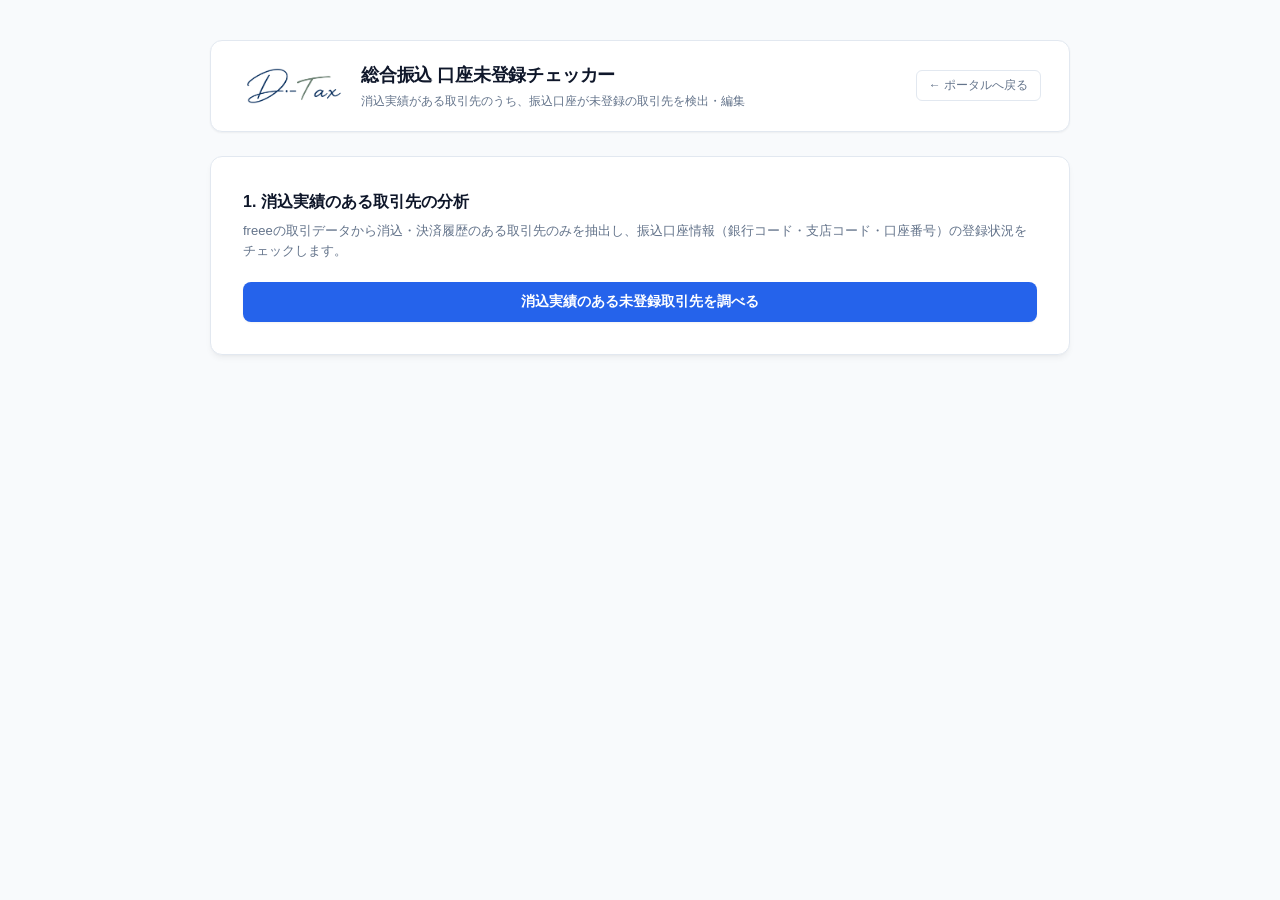
<file: dtax_freee/app/payment-bank-checker.html>
<!DOCTYPE html>
<html lang="ja">
<head>
  <meta charset="UTF-8">
  <meta name="viewport" content="width=device-width, initial-scale=1.0">
  <title>口座未登録チェッカー - freee×D-tax</title>
  <link rel="stylesheet" href="../css/common.css">
  <style>
    .input-bank {
      width: 90px;
      padding: 4px 6px;
      border: 1px solid #cbd5e1;
      border-radius: 4px;
      font-size: 12px;
    }
    .input-account-num {
      width: 110px;
      padding: 4px 6px;
      border: 1px solid #cbd5e1;
      border-radius: 4px;
      font-family: monospace;
      font-size: 12px;
    }
  </style>
</head>
<body>
  <div class="cursor-glow" id="cursorGlow"></div>
  <div class="cursor-dot" id="cursorDot"></div>

  <div class="page">
    <header>
      <div class="header-left">
        <img src="../images/360097.png" alt="D-Tax Logo" class="header-logo" onerror="this.style.display='none'">
        <div class="header-title-area">
          <h1>総合振込 口座未登録チェッカー</h1>
          <p>消込実績がある取引先のうち、振込口座が未登録の取引先を検出・編集</p>
        </div>
      </div>
      <button class="btn-nav" id="backToPortalBtn" type="button" onclick="location.href='../dtax_freee.html'">← ポータルへ戻る</button>
    </header>

    <div class="step-box">
      <div class="step-title">1. 消込実績のある取引先の分析</div>
      <div class="step-desc">freeeの取引データから消込・決済履歴のある取引先のみを抽出し、振込口座情報（銀行コード・支店コード・口座番号）の登録状況をチェックします。</div>
      <button class="btn-primary" id="analyzePartnersBtn" type="button">消込実績のある未登録取引先を調べる</button>
    </div>

    <!-- ローディング表示（loading.gif） -->
    <div id="loadingSection" class="loading-box hidden" style="text-align: center; padding: 24px;">
      <img src="../images/dtax_loading.gif" alt="Loading..." style="width: 60px; height: 60px; margin-bottom: 8px; object-fit: contain;" onerror="this.style.display='none'">
      <div style="font-size: 13px; font-weight: 600; color: var(--navy, #22384C);">消込実績および取引先データを取得・解析中...</div>
    </div>

    <div id="resultSection" class="step-box hidden">
      <div style="display: flex; justify-content: space-between; align-items: center; margin-bottom: 12px; flex-wrap: wrap; gap: 8px;">
        <div class="step-title" style="margin: 0;">2. 抽出結果一覧（<span id="targetCount">0</span>件）</div>
        <button class="btn-primary" id="saveToFreeeBtn" type="button" style="padding: 6px 12px; font-size: 12px;">入力した口座情報をfreeeに反映</button>
      </div>

      <div style="overflow-x: auto;">
        <table class="all-table" style="width: 100%; border-collapse: collapse; font-size: 12px;">
          <thead>
            <tr style="border-bottom: 2px solid #22384C; text-align: left;">
              <th style="padding: 8px;">取引先コード</th>
              <th style="padding: 8px;">取引先名</th>
              <th style="padding: 8px;">最終消込取引日</th>
              <th style="padding: 8px;">銀行コード/支店コード</th>
              <th style="padding: 8px;">種別/口座番号</th>
            </tr>
          </thead>
          <tbody id="partnerTableBody"></tbody>
        </table>
      </div>

      <!-- CSVデータ出力ボタン -->
      <div style="margin-top: 16px; text-align: right;">
        <button class="btn-secondary" id="exportCsvBtn" type="button" style="padding: 10px 20px; font-size: 13px; width: auto; display: inline-flex; align-items: center; gap: 8px;">
          <img src="../images/dounload.png" alt="" style="width: 16px; height: 16px; object-fit: contain;" onerror="this.style.display='none'">
          CSVデータを出力する
        </button>
      </div>
    </div>

    <div class="error-box" id="errorBox" style="display:none; color: red; margin-top: 12px;"></div>
  </div>

  <script>
    (function () {
      "use strict";

      const CONFIG = {
        apiBase: "https://api.freee.co.jp/api/1"
      };

      let targetPartners = [];

      const analyzePartnersBtn = document.getElementById('analyzePartnersBtn');
      const loadingSection = document.getElementById('loadingSection');
      const resultSection = document.getElementById('resultSection');
      const partnerTableBody = document.getElementById('partnerTableBody');
      const targetCount = document.getElementById('targetCount');
      const exportCsvBtn = document.getElementById('exportCsvBtn');
      const saveToFreeeBtn = document.getElementById('saveToFreeeBtn');
      const errorBox = document.getElementById('errorBox');

      function showError(msg) {
        errorBox.textContent = msg;
        errorBox.style.display = 'block';
      }

      function clearError() {
        errorBox.textContent = '';
        errorBox.style.display = 'none';
      }

      function getAccessToken() {
        return sessionStorage.getItem('access_token');
      }

      function getCompanyId() {
        return sessionStorage.getItem('company_id');
      }

      // 過去に「消込（決済）」実績が確実に存在する取引先のみを抽出して「取引先ID -> 最終消込日」を取得
      async function fetchSettledPartnerMap(token, companyId) {
        const partnerLastDateMap = new Map();
        let offset = 0;
        const limit = 100;

        while (offset < 1000) {
          const res = await fetch(`${CONFIG.apiBase}/deals?company_id=${companyId}&type=expense&limit=${limit}&offset=${offset}`, {
            headers: { 'Authorization': `Bearer ${token}` }
          });
          if (!res.ok) break;
          const data = await res.json();
          const deals = data.deals || [];
          
          deals.forEach(deal => {
            // 厳格条件: statusがsettled（完了）、または決済情報（payments）が実際に存在する取引のみ
            const hasPayments = deal.payments && deal.payments.length > 0;
            const isSettled = deal.status === 'settled' || hasPayments;

            if (deal.partner_id && isSettled) {
              let dealDate = deal.issue_date;
              if (hasPayments) {
                const dates = deal.payments.map(p => p.date).filter(Boolean);
                if (dates.length > 0) {
                  dealDate = dates.sort().reverse()[0];
                }
              }

              const existingDate = partnerLastDateMap.get(deal.partner_id);
              if (!existingDate || dealDate > existingDate) {
                partnerLastDateMap.set(deal.partner_id, dealDate);
              }
            }
          });

          if (deals.length < limit) break;
          offset += limit;
        }

        return partnerLastDateMap;
      }

      // 全取引先一覧を取得
      async function fetchAllPartners(token, companyId) {
        let partners = [];
        let offset = 0;
        const limit = 100;

        while (true) {
          const res = await fetch(`${CONFIG.apiBase}/partners?company_id=${companyId}&limit=${limit}&offset=${offset}`, {
            headers: { 'Authorization': `Bearer ${token}` }
          });
          if (!res.ok) throw new Error(`APIエラー: ${res.status}`);
          const data = await res.json();
          const list = data.partners || [];
          partners = partners.concat(list);
          if (list.length < limit) break;
          offset += limit;
        }

        return partners;
      }

      // 消込実績のある口座未登録取引先のみを抽出
      analyzePartnersBtn.addEventListener('click', async () => {
        clearError();
        loadingSection.classList.remove('hidden');
        resultSection.classList.add('hidden');

        try {
          const token = getAccessToken();
          const companyId = getCompanyId();
          if (!token || !companyId) {
            throw new Error('認証セッションが切れています。ポータル画面から再ログインしてください。');
          }

          const [settledMap, allPartners] = await Promise.all([
            fetchSettledPartnerMap(token, companyId),
            fetchAllPartners(token, companyId)
          ]);

          // 消込実績（settledMapに存在する）があり、かつ口座番号が空の取引先のみに限定
          targetPartners = [];
          allPartners.forEach(p => {
            const lastDate = settledMap.get(p.id);
            const accountNumber = p.partner_bank_account ? p.partner_bank_account.account_number : '';
            const isBankEmpty = !accountNumber || accountNumber.trim() === '';

            // 消込実績が1回以上ある（lastDateが存在する）ものだけを対象にする
            if (lastDate && isBankEmpty) {
              targetPartners.push({
                ...p,
                last_settled_date: lastDate
              });
            }
          });

          // 最終消込日の新しい順にソート
          targetPartners.sort((a, b) => (b.last_settled_date || '').localeCompare(a.last_settled_date || ''));

          renderTable();
          targetCount.textContent = targetPartners.length;
          loadingSection.classList.add('hidden');
          resultSection.classList.remove('hidden');
        } catch (err) {
          showError(err.message);
          loadingSection.classList.add('hidden');
        }
      });

      // テーブル描画処理
      function renderTable() {
        partnerTableBody.innerHTML = '';
        if (targetPartners.length === 0) {
          partnerTableBody.innerHTML = '<tr><td colspan="5" style="text-align:center; padding: 16px;">消込実績があり、口座情報が未登録の取引先はありませんでした。</td></tr>';
          return;
        }

        targetPartners.forEach((p, idx) => {
          const tr = document.createElement('tr');
          tr.style.borderBottom = '1px solid #e2e8f0';

          const bank = p.partner_bank_account || {};

          tr.innerHTML = `
            <td style="padding: 8px;">${p.code || '-'}</td>
            <td style="padding: 8px;"><b>${p.name}</b></td>
            <td style="padding: 8px; font-weight: 600; color: #2563eb;">${p.last_settled_date || '-'}</td>
            <td style="padding: 8px;">
              <input type="text" id="bank_code_${idx}" class="input-bank" placeholder="銀行コード" value="${bank.bank_code || ''}">
              <input type="text" id="branch_code_${idx}" class="input-bank" placeholder="支店コード" value="${bank.branch_code || ''}">
            </td>
            <td style="padding: 8px;">
              <select id="account_type_${idx}" style="padding:4px; font-size:12px; border-radius:4px; border:1px solid #cbd5e1;">
                <option value="ordinary" ${bank.account_type === 'ordinary' ? 'selected' : ''}>普通</option>
                <option value="checking" ${bank.account_type === 'checking' ? 'selected' : ''}>当座</option>
              </select>
              <input type="text" id="account_num_${idx}" class="input-account-num" placeholder="口座番号(7桁)" value="${bank.account_number || ''}">
            </td>
          `;
          partnerTableBody.appendChild(tr);
        });
      }

      // CSV出力機能
      exportCsvBtn.addEventListener('click', () => {
        if (targetPartners.length === 0) {
          alert('出力するデータがありません。');
          return;
        }

        const csvRows = [
          ['取引先ID', '取引先コード', '取引先名', '最終消込取引日', '銀行コード', '支店コード', '口座種別', '口座番号']
        ];

        targetPartners.forEach((p, idx) => {
          const bankCode = document.getElementById(`bank_code_${idx}`)?.value || '';
          const branchCode = document.getElementById(`branch_code_${idx}`)?.value || '';
          const accountType = document.getElementById(`account_type_${idx}`)?.value || 'ordinary';
          const accountNum = document.getElementById(`account_num_${idx}`)?.value || '';

          csvRows.push([
            p.id,
            `"${p.code || ''}"`,
            `"${p.name}"`,
            `"${p.last_settled_date || ''}"`,
            `"${bankCode}"`,
            `"${branchCode}"`,
            `"${accountType === 'ordinary' ? '普通' : '当座'}"`,
            `"${accountNum}"`
          ]);
        });

        const csvContent = '\uFEFF' + csvRows.map(r => r.join(',')).join('\n');
        const blob = new Blob([csvContent], { type: 'text/csv;charset=utf-8;' });
        const url = URL.createObjectURL(blob);
        const link = document.createElement('a');
        link.setAttribute('href', url);
        link.setAttribute('download', `総合振込_口座未登録取引先一覧_${new Date().toISOString().slice(0, 10)}.csv`);
        document.body.appendChild(link);
        link.click();
        document.body.removeChild(link);
      });

      // freee API への口座一括反映処理
      saveToFreeeBtn.addEventListener('click', async () => {
        const token = getAccessToken();
        const companyId = getCompanyId();

        const updateTargets = [];
        targetPartners.forEach((p, idx) => {
          const bankCode = document.getElementById(`bank_code_${idx}`)?.value.trim();
          const branchCode = document.getElementById(`branch_code_${idx}`)?.value.trim();
          const accountType = document.getElementById(`account_type_${idx}`)?.value;
          const accountNum = document.getElementById(`account_num_${idx}`)?.value.trim();

          if (accountNum) {
            updateTargets.push({
              id: p.id,
              name: p.name,
              bank: {
                bank_code: bankCode,
                branch_code: branchCode,
                account_type: accountType,
                account_number: accountNum
              }
            });
          }
        });

        if (updateTargets.length === 0) {
          alert('更新対象となる口座番号が入力されていません。');
          return;
        }

        if (!confirm(`${updateTargets.length} 件の取引先に振込口座情報を登録しますか？`)) return;

        saveToFreeeBtn.disabled = true;
        clearError();

        try {
          for (const t of updateTargets) {
            const res = await fetch(`${CONFIG.apiBase}/partners/${t.id}`, {
              method: 'PUT',
              headers: {
                'Authorization': `Bearer ${token}`,
                'Content-Type': 'application/json'
              },
              body: JSON.stringify({
                company_id: Number(companyId),
                partner_bank_account: t.bank
              })
            });

            if (!res.ok) {
              const errData = await res.json().catch(() => ({}));
              throw new Error(`[${t.name}] の口座更新に失敗しました: ${JSON.stringify(errData)}`);
            }
          }

          alert('振込口座情報の一括登録が完了しました！');
          analyzePartnersBtn.click();
        } catch (err) {
          showError('更新エラー: ' + err.message);
        } finally {
          saveToFreeeBtn.disabled = false;
        }
      });
    })();
  </script>
</body>
</html>
</file>
<file: dtax_freee/css/common.css>
:root {
  --bg: #F8FAFC;
  --surface: #FFFFFF;
  --border: #E2E8F0;
  --border-hover: #CBD5E1;
  --text-main: #0F172A;
  --text-muted: #64748B;
  --primary: #2563EB;
  --primary-hover: #1D4ED8;
  --primary-light: #EFF6FF;
  --danger-bg: #FEF2F2;
  --danger-border: #FCA5A5;
  --danger-text: #DC2626;
  --radius: 12px;
  --shadow-sm: 0 1px 2px 0 rgba(0, 0, 0, 0.05);
  --shadow-md: 0 4px 6px -1px rgba(0, 0, 0, 0.05), 0 2px 4px -2px rgba(0, 0, 0, 0.05);
  --shadow-lg: 0 10px 15px -3px rgba(0, 0, 0, 0.05), 0 4px 6px -4px rgba(0, 0, 0, 0.05);
}

* {
  box-sizing: border-box;
}

html, body {
  margin: 0;
  padding: 0;
  background-color: var(--bg);
  font-family: -apple-system, BlinkMacSystemFont, "Segoe UI", Roboto, "Helvetica Neue", Arial, "Hiragino Sans", "Meiryo", sans-serif;
  color: var(--text-main);
  line-height: 1.6;
  min-height: 100vh;
  overflow-x: hidden;
}

/* 後ろから2番目の背面に配置する虹色ブラー */
.cursor-glow {
  position: fixed;
  top: 0;
  left: 0;
  width: 200px;
  height: 200px;
  background: radial-gradient(
    circle,
    rgba(255, 105, 180, 0.5) 0%,
    rgba(161, 140, 209, 0.45) 40%,
    rgba(135, 206, 250, 0.45) 70%,
    transparent 85%
  );
  border-radius: 50%;
  filter: blur(40px);
  pointer-events: none;
  z-index: 1; /* 背景（body）のすぐ上、コンテンツ（z-index: 2以上）の下 */
  transform: translate(-50%, -50%);
  opacity: 0;
  transition: opacity 0.3s ease;
}

/* クリック時に広がるリッチな波紋エフェクト */
.ripple-wave {
  position: fixed;
  top: 0;
  left: 0;
  width: 150px;
  height: 150px;
  background: radial-gradient(
    circle,
    rgba(255, 182, 193, 0.65) 0%,
    rgba(251, 194, 235, 0.6) 25%,
    rgba(161, 140, 209, 0.55) 50%,
    rgba(143, 211, 244, 0.55) 70%,
    transparent 55%
  );
  border-radius: 50%;
  filter: blur(25px);
  pointer-events: none;
  z-index: 3;
  transform: translate(-50%, -50%);
  animation: waveAnimation 0.8s cubic-bezier(0.1, 0.8, 0.3, 1) forwards;
}

@keyframes waveAnimation {
  0% {
    width: 50px;
    height: 50px;
    opacity: 0.95;
  }
  100% {
    width: 350px;
    height: 350px;
    opacity: 0;
  }
}

/* カスタムカーソル（◎の形） */
.cursor-dot {
  position: fixed;
  top: 0;
  left: 0;
  width: 24px;
  height: 24px;
  border: 2px solid #333;
  border-radius: 50%;
  pointer-events: none;
  z-index: 9999;
  transform: translate(-50%, -50%);
  display: flex;
  justify-content: center;
  align-items: center;
  opacity: 0;
  transition: opacity 0.3s;
}
.cursor-dot::after {
  content: "";
  width: 6px;
  height: 6px;
  background-color: #333;
  border-radius: 50%;
}

.page {
  position: relative;
  z-index: 2; /* 虹色ブラー（z-index: 1）の上、UIコンテンツを明確に前面に配置 */
  max-width: 900px;
  margin: 40px auto;
  padding: 0 20px 60px;
}

@media (max-width: 768px) {
  .page {
    margin: 20px auto;
  }
}

/* ヘッダー */
header {
  display: flex;
  align-items: center;
  justify-content: space-between;
  background: var(--surface);
  border: 1px solid var(--border);
  border-radius: var(--radius);
  padding: 20px 28px;
  margin-bottom: 24px;
  box-shadow: var(--shadow-sm);
}

.header-left {
  display: flex;
  align-items: center;
  gap: 14px;
}

.header-logo {
  height: 36px;
  width: auto;
  object-fit: contain;
}

.header-title-area h1 {
  font-size: 18px;
  font-weight: 700;
  margin: 0 0 2px;
  color: var(--text-main);
  letter-spacing: -0.01em;
}

.header-title-area p {
  margin: 0;
  color: var(--text-muted);
  font-size: 12px;
}

/* ナビゲーションボタン */
.btn-nav {
  background: var(--surface);
  border: 1px solid var(--border);
  color: var(--text-muted);
  font-size: 12px;
  padding: 6px 12px;
  border-radius: 6px;
  cursor: pointer;
  text-decoration: none;
  display: inline-flex;
  align-items: center;
  gap: 4px;
  font-weight: 500;
  transition: all 0.2s;
}

.btn-nav:hover {
  background: var(--bg);
  color: var(--text-main);
  border-color: var(--border-hover);
}

/* ステップ・ボックス（メインカード） */
.step-box {
  background: var(--surface);
  border: 1px solid var(--border);
  border-radius: var(--radius);
  padding: 32px;
  margin-bottom: 24px;
  box-shadow: var(--shadow-md);
}

.step-title {
  font-weight: 700;
  font-size: 16px;
  margin-bottom: 6px;
  color: var(--text-main);
  display: flex;
  align-items: center;
  gap: 8px;
}

.step-desc {
  font-size: 13px;
  color: var(--text-muted);
  margin-bottom: 20px;
}

/* フォーム要素 */
.form-select, .form-input {
  width: 100%;
  padding: 10px 14px;
  border-radius: 8px;
  border: 1px solid var(--border);
  background: var(--surface);
  font-size: 14px;
  color: var(--text-main);
  margin-bottom: 16px;
  transition: border-color 0.2s, box-shadow 0.2s;
}

.form-select:focus, .form-input:focus {
  outline: none;
  border-color: var(--primary);
  box-shadow: 0 0 0 3px rgba(37, 99, 235, 0.1);
}

/* ボタン類 */
.btn-primary {
  background: var(--primary);
  color: #fff;
  border: none;
  padding: 11px 20px;
  border-radius: 8px;
  font-size: 14px;
  font-weight: 600;
  cursor: pointer;
  width: 100%;
  text-align: center;
  transition: background 0.2s, box-shadow 0.2s;
  box-shadow: var(--shadow-sm);
}

.btn-primary:hover {
  background: var(--primary-hover);
  box-shadow: var(--shadow-md);
}

/* アプリ一覧グリッド */
.app-grid {
  display: grid;
  grid-template-columns: 1fr;
  gap: 14px;
  margin-top: 16px;
}

.app-card {
  display: flex;
  align-items: center;
  gap: 18px;
  border: 1px solid var(--border);
  background: var(--surface);
  border-radius: 10px;
  padding: 18px 20px;
  cursor: pointer;
  text-decoration: none;
  transition: all 0.2s ease;
  box-shadow: var(--shadow-sm);
}

.app-card:hover {
  border-color: var(--primary);
  background: var(--primary-light);
  transform: translateY(-1px);
  box-shadow: var(--shadow-md);
}

.app-card-icon {
  width: 44px;
  height: 44px;
  object-fit: contain;
  flex: none;
}

.app-card-content {
  flex: 1;
}

.app-card-title {
  font-weight: 600;
  font-size: 14.5px;
  color: var(--text-main);
  margin-bottom: 4px;
}

.app-card-desc {
  font-size: 12px;
  color: var(--text-muted);
  line-height: 1.5;
}

/* エラーボックス */
.error-box {
  margin-top: 16px;
  border: 1px solid var(--danger-border);
  background: var(--danger-bg);
  color: var(--danger-text);
  padding: 12px 16px;
  border-radius: 8px;
  font-size: 13px;
  display: none;
}

.hidden {
  display: none !important;
}
</file>
